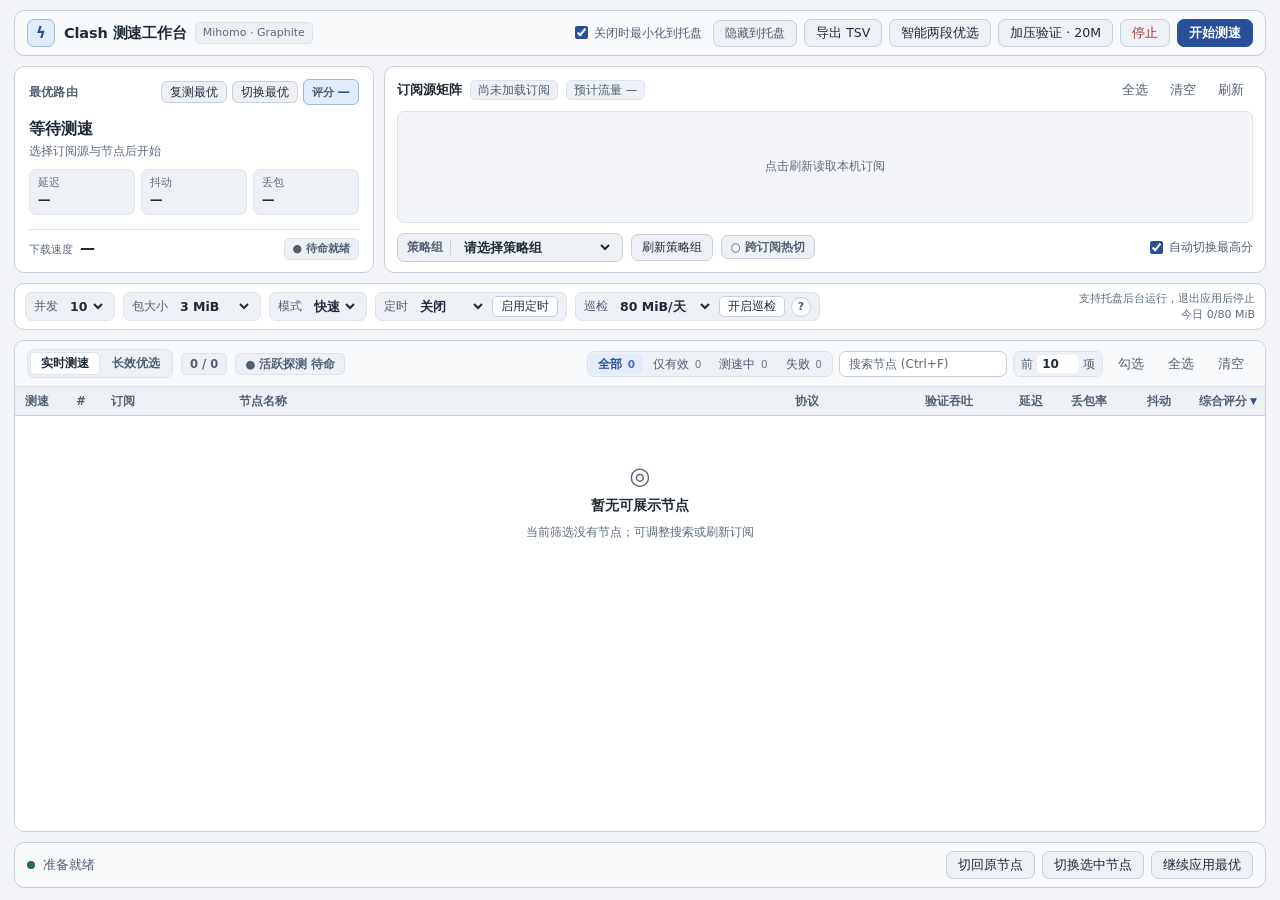
<file: Windows/ui/index.html>
<!doctype html>
<html lang="zh-CN">
<head>
  <meta charset="utf-8">
  <meta http-equiv="Content-Security-Policy" content="default-src 'none'; script-src 'self'; style-src 'self'; img-src 'self' data:; connect-src 'none'; base-uri 'none'; form-action 'none'">
  <meta name="viewport" content="width=device-width, initial-scale=1">
  <title>Clash 测速工作台</title>
  <link rel="stylesheet" href="styles.css">
  <script src="row_model.js" defer></script>
  <script src="app.js" defer></script>
</head>
<body>
  <main class="app">
    <header class="command">
      <div class="brand"><span class="brand-icon" aria-hidden="true">ϟ</span><div class="brand-title-row"><strong>Clash 测速工作台</strong><span class="brand-pill">Mihomo · Graphite</span></div></div>
      <div class="actions"><label class="switch tray-switch" title="开启后点击右上角 × 会最小化到系统托盘，后台继续运行"><input type="checkbox" id="minimize-to-tray" checked><span>关闭时最小化到托盘</span></label><button id="hide-tray" class="tray-btn">隐藏到托盘</button><button id="export">导出 TSV</button><button id="funnel">智能两段优选</button><button id="stress">加压验证 · 20M</button><button id="stop" class="danger">停止</button><button id="start" class="primary">开始测速</button></div>
    </header>
    <div id="tun-notice" class="tun-notice" role="status" aria-live="polite" hidden>检测到 Clash Verge 已开启 TUN 模式，可能影响测速准确率；建议先手动关闭 TUN，测速结束后再恢复（不阻断本次测速）。</div>
    <section class="overview">
      <article class="champion" id="champion-card">
        <div class="champion-top">
          <div class="eyebrow" id="best-eyebrow">最优路由</div>
          <div class="champion-actions"><button id="retest-best">复测最优</button><button id="switch-best">切换最优</button><span class="score-pill"><small>评分</small><b id="best-score">—</b></span></div>
        </div>
        <div class="champion-body">
          <strong id="best-name">等待测速</strong>
          <div id="best-profile" class="champion-sub">选择订阅源与节点后开始</div>
          <div id="best-telemetry" class="champion-telemetry" aria-label="关键遥测指标">
            <div class="tele-item"><small id="best-t1-label">延迟</small><b id="best-t1-val">—</b></div>
            <div class="tele-item"><small id="best-t2-label">抖动</small><b id="best-t2-val">—</b></div>
            <div class="tele-item"><small id="best-t3-label">丢包</small><b id="best-t3-val">—</b></div>
          </div>
        </div>
        <div class="champion-bottom">
          <div class="speed-readout"><small>下载速度</small><b id="best-speed">—</b></div>
          <svg id="best-sparkline" class="champion-sparkline" viewBox="0 0 120 28" preserveAspectRatio="none" role="img" aria-label="下载吞吐曲线" hidden>
            <title id="best-sparkline-title">下载吞吐曲线</title>
            <defs>
              <linearGradient id="spark-grad" x1="0" y1="0" x2="0" y2="1">
                <stop offset="0%" stop-color="currentColor" stop-opacity="0.22"></stop>
                <stop offset="100%" stop-color="currentColor" stop-opacity="0"></stop>
              </linearGradient>
            </defs>
            <path id="best-sparkline-area" class="spark-area" d=""></path>
            <path id="best-sparkline-path" class="spark-line" d=""></path>
            <circle id="best-sparkline-dot" class="spark-dot" cx="0" cy="0" r="2.2" hidden></circle>
          </svg>
          <span id="best-ready" class="ready-pill tone-idle">● 待命就绪</span>
        </div>
      </article>
      <article class="card sources">
        <div class="section-head">
          <div class="source-title-row"><h2>订阅源矩阵</h2><span id="source-summary" class="meta-pill">尚未加载订阅</span><span id="traffic" class="meta-pill">预计流量 —</span></div>
          <div class="source-actions"><button id="all-profiles" class="quiet">全选</button><button id="clear-profiles" class="quiet">清空</button><button id="refresh" class="quiet">刷新</button></div>
        </div>
        <div id="profiles" class="profile-list"><span class="empty">点击刷新读取本机订阅</span></div>
        <div class="strategy-row">
          <div class="group-pill"><span class="pill-label">策略组</span><select id="group" aria-label="当前订阅策略组"><option value="">请选择策略组</option></select></div>
          <button id="refresh-groups">刷新策略组</button>
          <button type="button" id="bridge-pill" class="bridge-pill" title="点击配置或探测跨订阅无感热切桥">○ 跨订阅热切</button>
          <label class="switch"><input type="checkbox" id="auto" checked><span>自动切换最高分</span></label>
        </div>
      </article>
    </section>
    <section class="settings card" aria-label="测速参数">
      <label class="param-pill"><span>并发</span><select id="parallel" aria-label="并发数"><option>1</option><option>2</option><option>3</option><option>4</option><option>5</option><option>6</option><option>7</option><option>8</option><option>9</option><option selected>10</option></select></label>
      <label class="param-pill"><span>包大小</span><select id="size" aria-label="每节点下载量"><option value="262144">256 KiB</option><option value="524288">512 KiB</option><option value="1048576">1 MiB</option><option value="2097152">2 MiB</option><option value="3145728" selected>3 MiB</option><option value="5242880">5 MiB</option><option value="20971520">20 MiB</option><option value="52428800">50 MiB</option></select></label>
      <label class="param-pill"><span>模式</span><select id="mode" aria-label="测速模式"><option value="fast">快速</option><option value="accurate">精确</option></select></label>
      <div class="param-pill param-schedule"><span>定时</span><select id="interval" aria-label="定时间隔"><option value="0">关闭</option><option value="15">15 分钟</option><option value="30">30 分钟</option><option value="60">1 小时</option><option value="120">2 小时</option><option value="360">6 小时</option><option value="720">12 小时</option><option value="1440">24 小时</option></select><button id="arm" class="pill">启用定时</button></div>
      <div class="param-pill param-patrol"><span>巡检</span><select id="patrol-quota" aria-label="巡检日配额"><option value="52428800">50 MiB/天</option><option value="83886080" selected>80 MiB/天</option><option value="157286400">150 MiB/天</option><option value="314572800">300 MiB/天</option></select><button id="patrol-toggle" class="pill">开启巡检</button><button type="button" id="patrol-info" class="patrol-info-btn" aria-label="智能巡检功能说明" aria-expanded="false" aria-controls="patrol-popover">?</button></div>
      <div class="setting-notes"><span class="setting-note" id="schedule-note">支持托盘后台运行，退出应用后停止</span><span class="patrol-note" id="patrol-note">今日 0/80 MiB</span></div>
    </section>
    <section class="table-card card">
      <div class="section-head table-head">
        <div class="table-title-row">
          <div class="view-tabs" role="tablist" aria-label="视图切换"><button id="view-live" role="tab" aria-selected="true" class="tab active">实时测速</button><button id="view-history" role="tab" aria-selected="false" class="tab">长效优选</button></div>
          <span id="count" class="count-pill">0 / 0</span>
          <button type="button" id="health-pill" class="health-pill" title="点击立即探测当前活跃节点延迟">● 活跃探测 待命</button>
        </div>
        <div id="live-tools" class="table-tools">
          <div class="filter-pills" role="group" aria-label="状态筛选">
            <button type="button" class="filter-pill active" data-status="all" aria-pressed="true">全部 <span class="fp-n" id="fc-all">0</span></button>
            <button type="button" class="filter-pill" data-status="valid" aria-pressed="false">仅有效 <span class="fp-n" id="fc-valid">0</span></button>
            <button type="button" class="filter-pill" data-status="testing" aria-pressed="false">测速中 <span class="fp-n" id="fc-testing">0</span></button>
            <button type="button" class="filter-pill" data-status="failed" aria-pressed="false">失败 <span class="fp-n" id="fc-failed">0</span></button>
          </div>
          <select id="status-filter" aria-label="按状态筛选" hidden><option value="all">全部状态</option><option value="valid">有效</option><option value="testing">等待或测速中</option><option value="failed">失败或不可评分</option></select>
          <input id="search" type="search" placeholder="搜索节点 (Ctrl+F)" aria-label="搜索订阅或节点">
          <div class="topn-pill"><label for="topn">前</label><input id="topn" type="number" min="1" max="2000" value="10" aria-label="Top N 节点数"><span>项</span></div>
          <button id="top" class="quiet">勾选</button>
          <button id="all-nodes" class="quiet">全选</button>
          <button id="clear-nodes" class="quiet">清空</button>
        </div>
        <div id="history-tools" class="table-tools" hidden>
          <div class="win-pills" role="group" aria-label="历史时间窗"><button class="win-pill" data-hwin="24h">24小时</button><button class="win-pill active" data-hwin="7d">7天</button><button class="win-pill" data-hwin="30d">30天</button><button class="win-pill" data-hwin="peak">晚高峰</button></div>
          <button id="history-selected-only" class="quiet toggle-pill" aria-pressed="false">仅已选订阅</button>
          <button id="history-select-all" class="quiet">全选</button>
          <button id="history-clear-sel" class="quiet">清空</button>
          <input id="history-search" type="search" placeholder="搜索历史 (Ctrl+F)" aria-label="搜索历史节点或订阅">
          <button id="clear-history" class="danger quiet">清空记录</button>
        </div>
      </div>
      <div id="table-scroll" class="table-scroll">
        <table>
          <thead id="live-thead"><tr><th scope="col">测速</th><th scope="col">#</th><th scope="col"><button class="sort" data-sort="profile">订阅</button></th><th scope="col"><button class="sort" data-sort="name">节点名称</button></th><th scope="col"><button class="sort" data-sort="node_type">协议</button></th><th scope="col" class="num"><button class="sort" data-sort="speed">验证吞吐</button></th><th scope="col" class="num"><button class="sort" data-sort="latency">延迟</button></th><th scope="col" class="num"><button class="sort" data-sort="loss">丢包率</button></th><th scope="col" class="num"><button class="sort" data-sort="jitter">抖动</button></th><th scope="col" class="num" aria-sort="descending"><button class="sort" data-sort="score">综合评分</button></th></tr></thead>
          <thead id="history-thead" hidden><tr><th scope="col"><button class="hsort" data-hsort="rank">#</button></th><th scope="col">状态</th><th scope="col"><button class="hsort" data-hsort="name">节点名称</button></th><th scope="col"><button class="hsort" data-hsort="profile">订阅</button></th><th scope="col"><button class="hsort" data-hsort="node_type">协议</button></th><th scope="col" class="num"><button class="hsort" data-hsort="weighted_median_speed_bps">稳健吞吐</button></th><th scope="col" class="num"><button class="hsort" data-hsort="weighted_median_latency_ms">典型延迟</button></th><th scope="col" class="num"><button class="hsort" data-hsort="availability_rate">可用率</button></th><th scope="col" class="num"><button class="hsort" data-hsort="total_count">样本</button></th><th scope="col" class="num" aria-sort="descending"><button class="hsort" data-hsort="long_term_score">长效稳健分</button></th></tr></thead>
          <tbody id="rows"></tbody>
        </table>
        <div id="empty" class="table-empty">
          <div class="empty-icon" id="empty-icon" aria-hidden="true">◎</div>
          <div class="empty-title" id="empty-title">暂无可展示节点</div>
          <div class="empty-desc" id="empty-desc">当前筛选没有节点；可调整搜索或刷新订阅</div>
          <div class="empty-actions" id="empty-actions"></div>
        </div>
      </div>
    </section>
    <footer id="dock" class="dock card"><div id="overall-progress" class="overall-progress" aria-hidden="true"><div id="overall-progress-fill" class="progress-fill"></div><div id="overall-progress-pulse" class="progress-pulse" hidden></div></div><div class="dock-status"><span id="dock-dot" class="dock-dot" aria-hidden="true"></span><span id="dock-progress-pill" class="dock-progress-pill" hidden>0/0 · 0%</span><span id="status" role="status" aria-live="polite">准备就绪</span></div><div class="dock-actions"><button id="undo">切回原节点</button><button id="manual">切换选中节点</button><button id="continue">继续应用最优</button></div></footer>
  </main>
  <div id="row-menu" class="context-menu" role="menu" aria-label="节点快捷操作" hidden>
    <button id="menu-switch" role="menuitem">立即切换至此节点</button>
    <button id="menu-retest" role="menuitem">单独 20MiB 加压复测此节点</button>
    <button id="menu-locate" role="menuitem" hidden>在实时队列中查看</button>
    <div id="menu-live-sep" class="menu-sep" role="separator"></div>
    <button id="menu-only-node" role="menuitem">仅勾选此节点</button>
    <button id="menu-filter-profile" role="menuitem">仅筛选「同订阅」</button>
    <div class="menu-sep" role="separator"></div>
    <button id="menu-copy" role="menuitem">复制节点名称</button>
    <button id="menu-copy-summary" role="menuitem">复制测速摘要</button>
  </div>
  <div id="patrol-popover" class="patrol-popover card" role="dialog" aria-modal="false" aria-labelledby="patrol-pop-title" hidden>
    <div class="patrol-pop-head">
      <strong id="patrol-pop-title">智能巡检功能说明</strong>
      <button type="button" id="patrol-pop-close" class="patrol-pop-close" aria-label="关闭说明">×</button>
    </div>
    <div id="patrol-pop-sub" class="patrol-pop-sub"></div>
    <ul id="patrol-pop-list" class="patrol-pop-list"></ul>
  </div>
  <div id="confirm-dialog" class="confirm-backdrop" role="dialog" aria-modal="true" aria-labelledby="confirm-title" aria-describedby="confirm-message" hidden>
    <div class="confirm-card card">
      <h3 id="confirm-title">确认操作</h3>
      <p id="confirm-message"></p>
      <div class="confirm-actions">
        <button id="confirm-cancel" type="button">取消</button>
        <button id="confirm-accept" type="button" class="primary">确认继续</button>
      </div>
    </div>
  </div>
</body>
</html>
</file>
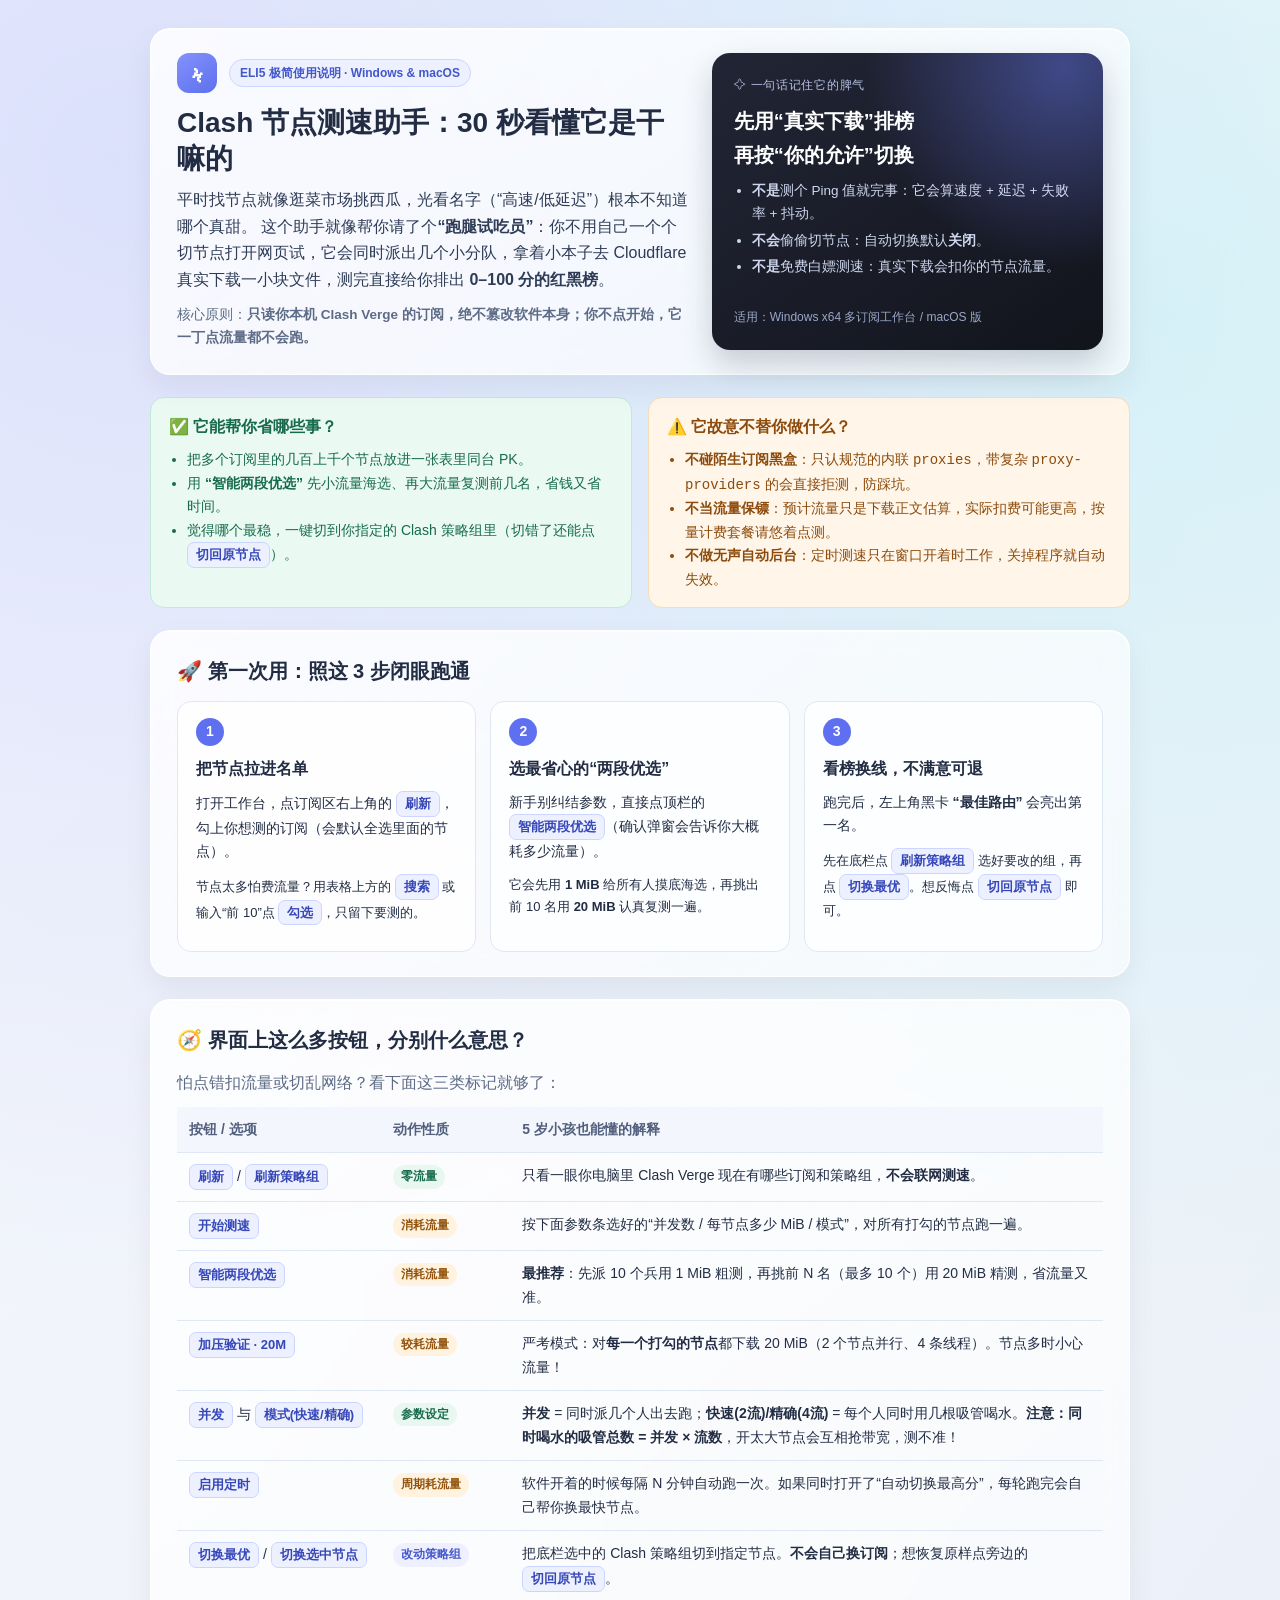
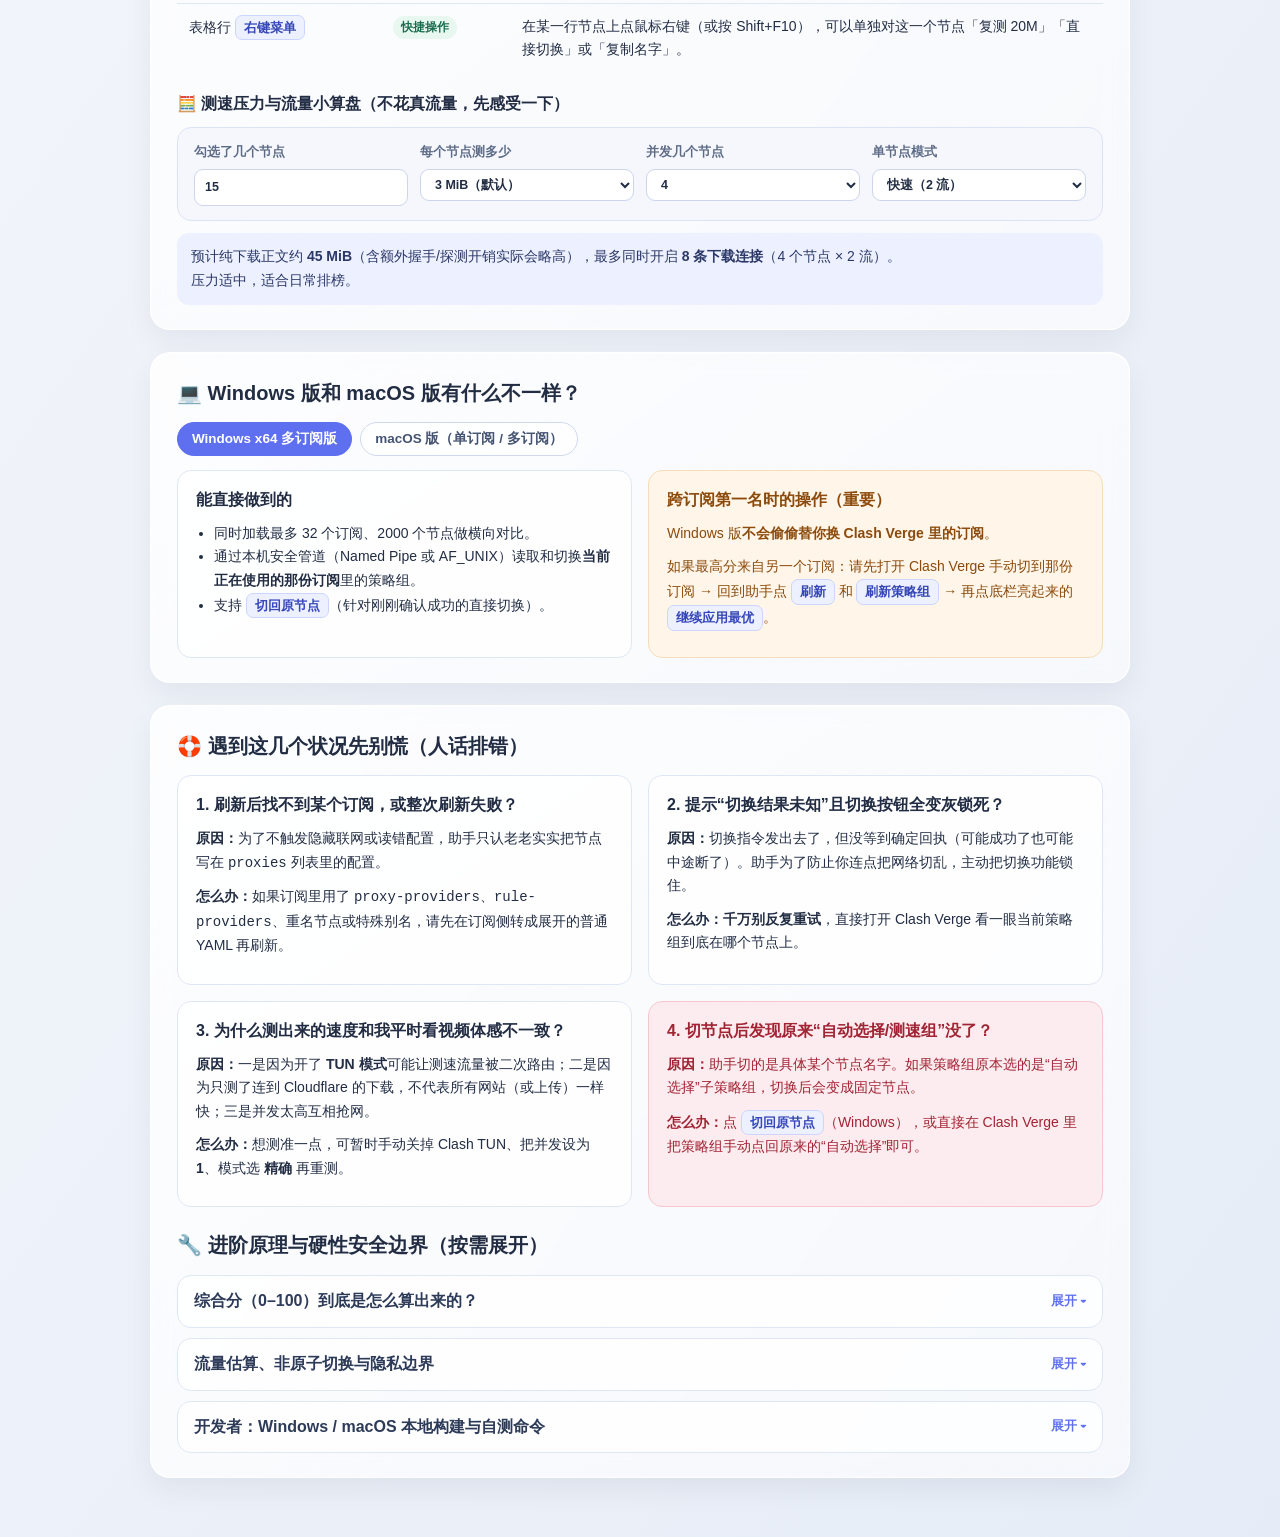
<file: docs/USER_GUIDE_ELI5.html>
<!doctype html>
<html lang="zh-CN">
<head>
  <meta charset="utf-8">
  <meta name="viewport" content="width=device-width, initial-scale=1">
  <title>Clash 节点测速助手 · 5 岁小孩也能看懂的使用说明</title>
  <style>
    :root {
      --bg: radial-gradient(circle at 9% 5%, #cbd2fd99, transparent 36%),
            radial-gradient(circle at 92% 10%, #b9f0f477, transparent 34%),
            linear-gradient(125deg, #f5f7fb, #eef2f9 55%, #e6ecf7);
      --ink: #222d44;
      --muted: #5d6b86;
      --card: linear-gradient(145deg, #ffffffd6, #ffffff94);
      --border: #ffffffeb;
      --line: #dfe6f4;
      --primary: #5e70f0;
      --primary-deep: #4657d6;
      --good-bg: #eafaf3;
      --good-ink: #176b4c;
      --warn-bg: #fff5e8;
      --warn-ink: #8c4b0c;
      --danger-bg: #fdecef;
      --danger-ink: #a12334;
      --shadow: 0 12px 30px #0f172a0f, inset 0 1px #ffffffc9;
    }
    * { box-sizing: border-box; }
    body {
      margin: 0;
      font-family: "Segoe UI", "PingFang SC", "Microsoft YaHei UI", sans-serif;
      color: var(--ink);
      background: var(--bg);
      line-height: 1.68;
      padding: 28px 18px 64px;
    }
    .wrap { max-width: 980px; margin: 0 auto; display: flex; flex-direction: column; gap: 22px; }
    .card {
      background: var(--card);
      border: 1px solid var(--border);
      border-radius: 20px;
      box-shadow: var(--shadow);
      padding: 24px 26px;
      backdrop-filter: blur(12px);
    }
    .hero {
      display: grid;
      grid-template-columns: 1.25fr 0.95fr;
      gap: 20px;
      align-items: stretch;
    }
    .brand { display: flex; align-items: center; gap: 12px; margin-bottom: 12px; }
    .brand-icon {
      width: 40px; height: 40px; border-radius: 12px;
      display: grid; place-items: center;
      background: linear-gradient(145deg, #8492fd, #5d70ed);
      color: #fff; font-size: 24px; font-weight: 700;
    }
    .tag {
      display: inline-block; font-size: 12px; font-weight: 600;
      padding: 3px 10px; border-radius: 999px;
      background: #edf0ff; color: #4357ca; border: 1px solid #cdd6ff;
    }
    h1 { margin: 6px 0 10px; font-size: 28px; line-height: 1.28; }
    h2 { margin: 0 0 12px; font-size: 20px; display: flex; align-items: center; gap: 8px; }
    h3 { margin: 0 0 8px; font-size: 16px; }
    p { margin: 0 0 10px; color: var(--muted); }
    .lead { font-size: 16px; color: #2f3c57; }
    .champion {
      border-radius: 18px;
      padding: 22px;
      color: #fff;
      background: radial-gradient(circle at 90% 5%, #6170da88, transparent 44%),
                  linear-gradient(145deg, #222535, #12141c);
      box-shadow: 0 14px 30px #161b3233;
      display: flex; flex-direction: column; justify-content: space-between;
    }
    .champion .eyebrow { font-size: 12px; color: #b6c0e3; letter-spacing: .06em; }
    .champion .big { font-size: 20px; font-weight: 700; margin: 10px 0 6px; }
    .champion ul { margin: 8px 0 0; padding-left: 18px; color: #cfd7ee; font-size: 13.5px; }
    .champion li { margin: 4px 0; }
    .grid-2 { display: grid; grid-template-columns: repeat(2, minmax(0, 1fr)); gap: 16px; }
    .grid-3 { display: grid; grid-template-columns: repeat(3, minmax(0, 1fr)); gap: 14px; }
    .box {
      border-radius: 14px; padding: 16px 18px;
      border: 1px solid var(--line); background: #ffffffb8;
    }
    .box.good { background: var(--good-bg); border-color: #bfead8; color: var(--good-ink); }
    .box.warn { background: var(--warn-bg); border-color: #f6dcb8; color: var(--warn-ink); }
    .box.danger { background: var(--danger-bg); border-color: #f4c6ce; color: var(--danger-ink); }
    .box p, .box li { color: inherit; font-size: 14px; }
    .box ul { margin: 6px 0 0; padding-left: 18px; }
    .step-num {
      display: inline-grid; place-items: center;
      width: 28px; height: 28px; border-radius: 50%;
      background: var(--primary); color: #fff; font-weight: 700; font-size: 14px;
      margin-bottom: 10px;
    }
    .kbd {
      display: inline-block; padding: 1px 8px; border-radius: 7px;
      background: #edf0ff; border: 1px solid #cbd5ff; color: #3647b8;
      font-weight: 600; font-size: 13px; white-space: nowrap;
    }
    table { width: 100%; border-collapse: collapse; font-size: 14px; }
    th, td { text-align: left; padding: 11px 12px; border-bottom: 1px solid var(--line); vertical-align: top; }
    th { color: #52607d; font-weight: 700; background: #f3f6fc; }
    tr:last-child td { border-bottom: none; }
    .badge {
      display: inline-block; font-size: 11.5px; padding: 2px 8px; border-radius: 999px; font-weight: 600;
    }
    .b-free { background: #e8f7ef; color: #196b4d; }
    .b-cost { background: #fff3df; color: #92520b; }
    .b-switch { background: #eef0ff; color: #4357ca; }
    .tabs { display: flex; gap: 8px; margin-bottom: 14px; flex-wrap: wrap; }
    .tab-btn {
      border: 1px solid #cfd8ed; background: #ffffffba; color: #455472;
      padding: 7px 14px; border-radius: 999px; font-weight: 600; cursor: pointer; font-size: 13.5px;
    }
    .tab-btn.active { background: var(--primary); color: #fff; border-color: var(--primary); }
    .tab-panel[hidden] { display: none; }
    .sim {
      display: grid; grid-template-columns: repeat(4, minmax(0, 1fr)); gap: 12px;
      background: #f5f7fd; border: 1px solid #dce3f5; border-radius: 14px; padding: 14px 16px; margin-top: 10px;
    }
    .sim label { display: flex; flex-direction: column; gap: 6px; font-size: 12.5px; color: var(--muted); font-weight: 600; }
    .sim select, .sim input {
      padding: 7px 10px; border-radius: 9px; border: 1px solid #ccd5eb; background: #fff; font: inherit; color: var(--ink);
    }
    .sim-out {
      margin-top: 12px; padding: 12px 14px; border-radius: 12px;
      background: #edf1ff; color: #2b3868; font-size: 14px;
    }
    details {
      border: 1px solid var(--line); border-radius: 14px; background: #ffffffc7;
      padding: 12px 16px; margin-top: 10px;
    }
    summary { cursor: pointer; font-weight: 700; color: #2d3b59; list-style: none; display: flex; justify-content: space-between; align-items: center; }
    summary::after { content: "展开 ▾"; font-size: 12.5px; color: var(--primary); }
    details[open] summary::after { content: "收起 ▴"; }
    details .inner { margin-top: 10px; padding-top: 10px; border-top: 1px dashed var(--line); font-size: 13.5px; color: var(--muted); }
    pre {
      margin: 8px 0 0; padding: 12px 14px; border-radius: 10px;
      background: #1a2030; color: #e6ecff; overflow-x: auto; font-size: 12.5px; line-height: 1.5;
    }
    @media (max-width: 820px) {
      .hero, .grid-2, .grid-3, .sim { grid-template-columns: 1fr; }
    }
  </style>
</head>
<body>
  <main class="wrap">
    <section class="card hero">
      <div>
        <div class="brand">
          <span class="brand-icon" aria-hidden="true">ϟ</span>
          <div><span class="tag">ELI5 极简使用说明 · Windows &amp; macOS</span></div>
        </div>
        <h1>Clash 节点测速助手：30 秒看懂它是干嘛的</h1>
        <p class="lead">
          平时找节点就像逛菜市场挑西瓜，光看名字（“高速/低延迟”）根本不知道哪个真甜。
          这个助手就像帮你请了个<strong>“跑腿试吃员”</strong>：你不用自己一个个切节点打开网页试，它会同时派出几个小分队，拿着小本子去 Cloudflare 真实下载一小块文件，测完直接给你排出 <strong>0–100 分的红黑榜</strong>。
        </p>
        <p style="font-size:13.5px;margin-bottom:0">
          核心原则：<strong>只读你本机 Clash Verge 的订阅，绝不篡改软件本身；你不点开始，它一丁点流量都不会跑。</strong>
        </p>
      </div>
      <aside class="champion">
        <div>
          <div class="eyebrow">✧ 一句话记住它的脾气</div>
          <div class="big">先用“真实下载”排榜<br>再按“你的允许”切换</div>
          <ul>
            <li><strong>不是</strong>测个 Ping 值就完事：它会算速度 + 延迟 + 失败率 + 抖动。</li>
            <li><strong>不会</strong>偷偷切节点：自动切换默认<strong>关闭</strong>。</li>
            <li><strong>不是</strong>免费白嫖测速：真实下载会扣你的节点流量。</li>
          </ul>
        </div>
        <div style="font-size:12px;color:#9aa7c9;margin-top:14px">适用：Windows x64 多订阅工作台 / macOS 版</div>
      </aside>
    </section>

    <section class="grid-2">
      <div class="box good">
        <h3>✅ 它能帮你省哪些事？</h3>
        <ul>
          <li>把多个订阅里的几百上千个节点放进一张表里同台 PK。</li>
          <li>用 <strong>“智能两段优选”</strong> 先小流量海选、再大流量复测前几名，省钱又省时间。</li>
          <li>觉得哪个最稳，一键切到你指定的 Clash 策略组里（切错了还能点 <span class="kbd">切回原节点</span>）。</li>
        </ul>
      </div>
      <div class="box warn">
        <h3>⚠️ 它故意不替你做什么？</h3>
        <ul>
          <li><strong>不碰陌生订阅黑盒</strong>：只认规范的内联 <code>proxies</code>，带复杂 <code>proxy-providers</code> 的会直接拒测，防踩坑。</li>
          <li><strong>不当流量保镖</strong>：预计流量只是下载正文估算，实际扣费可能更高，按量计费套餐请悠着点测。</li>
          <li><strong>不做无声自动后台</strong>：定时测速只在窗口开着时工作，关掉程序就自动失效。</li>
        </ul>
      </div>
    </section>

    <section class="card">
      <h2>🚀 第一次用：照这 3 步闭眼跑通</h2>
      <div class="grid-3">
        <div class="box">
          <div class="step-num">1</div>
          <h3>把节点拉进名单</h3>
          <p>打开工作台，点订阅区右上角的 <span class="kbd">刷新</span>，勾上你想测的订阅（会默认全选里面的节点）。</p>
          <p style="font-size:13px">节点太多怕费流量？用表格上方的 <span class="kbd">搜索</span> 或输入“前 10”点 <span class="kbd">勾选</span>，只留下要测的。</p>
        </div>
        <div class="box">
          <div class="step-num">2</div>
          <h3>选最省心的“两段优选”</h3>
          <p>新手别纠结参数，直接点顶栏的 <span class="kbd">智能两段优选</span>（确认弹窗会告诉你大概耗多少流量）。</p>
          <p style="font-size:13px">它会先用 <strong>1 MiB</strong> 给所有人摸底海选，再挑出前 10 名用 <strong>20 MiB</strong> 认真复测一遍。</p>
        </div>
        <div class="box">
          <div class="step-num">3</div>
          <h3>看榜换线，不满意可退</h3>
          <p>跑完后，左上角黑卡 <strong>“最佳路由”</strong> 会亮出第一名。</p>
          <p style="font-size:13px">先在底栏点 <span class="kbd">刷新策略组</span> 选好要改的组，再点 <span class="kbd">切换最优</span>。想反悔点 <span class="kbd">切回原节点</span> 即可。</p>
        </div>
      </div>
    </section>

    <section class="card">
      <h2>🧭 界面上这么多按钮，分别什么意思？</h2>
      <p>怕点错扣流量或切乱网络？看下面这三类标记就够了：</p>
      <table>
        <thead>
          <tr>
            <th style="width:22%">按钮 / 选项</th>
            <th style="width:14%">动作性质</th>
            <th>5 岁小孩也能懂的解释</th>
          </tr>
        </thead>
        <tbody>
          <tr>
            <td><span class="kbd">刷新</span> / <span class="kbd">刷新策略组</span></td>
            <td><span class="badge b-free">零流量</span></td>
            <td>只看一眼你电脑里 Clash Verge 现在有哪些订阅和策略组，<strong>不会联网测速</strong>。</td>
          </tr>
          <tr>
            <td><span class="kbd">开始测速</span></td>
            <td><span class="badge b-cost">消耗流量</span></td>
            <td>按下面参数条选好的“并发数 / 每节点多少 MiB / 模式”，对所有打勾的节点跑一遍。</td>
          </tr>
          <tr>
            <td><span class="kbd">智能两段优选</span></td>
            <td><span class="badge b-cost">消耗流量</span></td>
            <td><strong>最推荐</strong>：先派 10 个兵用 1 MiB 粗测，再挑前 N 名（最多 10 个）用 20 MiB 精测，省流量又准。</td>
          </tr>
          <tr>
            <td><span class="kbd">加压验证 · 20M</span></td>
            <td><span class="badge b-cost">较耗流量</span></td>
            <td>严考模式：对<strong>每一个打勾的节点</strong>都下载 20 MiB（2 个节点并行、4 条线程）。节点多时小心流量！</td>
          </tr>
          <tr>
            <td><span class="kbd">并发</span> 与 <span class="kbd">模式(快速/精确)</span></td>
            <td><span class="badge b-free">参数设定</span></td>
            <td><strong>并发</strong> = 同时派几个人出去跑；<strong>快速(2流)/精确(4流)</strong> = 每个人同时用几根吸管喝水。<strong>注意：同时喝水的吸管总数 = 并发 × 流数</strong>，开太大节点会互相抢带宽，测不准！</td>
          </tr>
          <tr>
            <td><span class="kbd">启用定时</span></td>
            <td><span class="badge b-cost">周期耗流量</span></td>
            <td>软件开着的时候每隔 N 分钟自动跑一次。如果同时打开了“自动切换最高分”，每轮跑完会自己帮你换最快节点。</td>
          </tr>
          <tr>
            <td><span class="kbd">切换最优</span> / <span class="kbd">切换选中节点</span></td>
            <td><span class="badge b-switch">改动策略组</span></td>
            <td>把底栏选中的 Clash 策略组切到指定节点。<strong>不会自己换订阅</strong>；想恢复原样点旁边的 <span class="kbd">切回原节点</span>。</td>
          </tr>
          <tr>
            <td>表格行 <span class="kbd">右键菜单</span></td>
            <td><span class="badge b-free">快捷操作</span></td>
            <td>在某一行节点上点鼠标右键（或按 Shift+F10），可以单独对这一个节点「复测 20M」「直接切换」或「复制名字」。</td>
          </tr>
        </tbody>
      </table>

      <div style="margin-top:18px">
        <h3>🧮 测速压力与流量小算盘（不花真流量，先感受一下）</h3>
        <div class="sim">
          <label>勾选了几个节点
            <input id="sim-nodes" type="number" min="1" max="500" value="15">
          </label>
          <label>每个节点测多少
            <select id="sim-size">
              <option value="1">1 MiB</option>
              <option value="3" selected>3 MiB（默认）</option>
              <option value="5">5 MiB</option>
              <option value="20">20 MiB（复测）</option>
            </select>
          </label>
          <label>并发几个节点
            <select id="sim-par">
              <option value="1">1（最准不抢网）</option>
              <option value="2">2</option>
              <option value="4" selected>4</option>
              <option value="10">10（最快）</option>
            </select>
          </label>
          <label>单节点模式
            <select id="sim-streams">
              <option value="2" selected>快速（2 流）</option>
              <option value="4">精确（4 流）</option>
            </select>
          </label>
        </div>
        <div class="sim-out" id="sim-result"></div>
      </div>
    </section>

    <section class="card">
      <h2>💻 Windows 版和 macOS 版有什么不一样？</h2>
      <div class="tabs" role="tablist">
        <button class="tab-btn active" data-tab="win" role="tab" aria-selected="true">Windows x64 多订阅版</button>
        <button class="tab-btn" data-tab="mac" role="tab" aria-selected="false">macOS 版（单订阅 / 多订阅）</button>
      </div>
      <div id="tab-win" class="tab-panel">
        <div class="grid-2">
          <div class="box">
            <h3>能直接做到的</h3>
            <ul>
              <li>同时加载最多 32 个订阅、2000 个节点做横向对比。</li>
              <li>通过本机安全管道（Named Pipe 或 AF_UNIX）读取和切换<strong>当前正在使用的那份订阅</strong>里的策略组。</li>
              <li>支持 <span class="kbd">切回原节点</span>（针对刚刚确认成功的直接切换）。</li>
            </ul>
          </div>
          <div class="box warn">
            <h3>跨订阅第一名时的操作（重要）</h3>
            <p>Windows 版<strong>不会偷偷替你换 Clash Verge 里的订阅</strong>。</p>
            <p>如果最高分来自另一个订阅：请先打开 Clash Verge 手动切到那份订阅 → 回到助手点 <span class="kbd">刷新</span> 和 <span class="kbd">刷新策略组</span> → 再点底栏亮起来的 <span class="kbd">继续应用最优</span>。</p>
          </div>
        </div>
      </div>
      <div id="tab-mac" class="tab-panel" hidden>
        <div class="grid-2">
          <div class="box">
            <h3>macOS 专属能力</h3>
            <ul>
              <li><strong>运行时桥接</strong>：授予辅助功能权限后，可直接调起官方 Clash Verge 的内部接口，最高分在其他订阅时能尝试自动帮你跨订阅切换并应用。</li>
              <li>仅修改运行时内存，不改动官方 <code>Clash Verge.app</code> 文件或签名。</li>
            </ul>
          </div>
          <div class="box warn">
            <h3>macOS 版注意事项</h3>
            <ul>
              <li>当前构建面向 Apple Silicon（arm64）macOS 12+，使用本地 ad-hoc 签名。</li>
              <li>自动切换通过本机唯一确定的 Unix socket 进行，不需要把外部控制器开到公网。</li>
            </ul>
          </div>
        </div>
      </div>
    </section>

    <section class="card">
      <h2>🛟 遇到这几个状况先别慌（人话排错）</h2>
      <div class="grid-2">
        <div class="box">
          <h3>1. 刷新后找不到某个订阅，或整次刷新失败？</h3>
          <p><strong>原因：</strong>为了不触发隐藏联网或读错配置，助手只认老老实实把节点写在 <code>proxies</code> 列表里的配置。</p>
          <p><strong>怎么办：</strong>如果订阅里用了 <code>proxy-providers</code>、<code>rule-providers</code>、重名节点或特殊别名，请先在订阅侧转成展开的普通 YAML 再刷新。</p>
        </div>
        <div class="box">
          <h3>2. 提示“切换结果未知”且切换按钮全变灰锁死？</h3>
          <p><strong>原因：</strong>切换指令发出去了，但没等到确定回执（可能成功了也可能中途断了）。助手为了防止你连点把网络切乱，主动把切换功能锁住。</p>
          <p><strong>怎么办：</strong><strong>千万别反复重试</strong>，直接打开 Clash Verge 看一眼当前策略组到底在哪个节点上。</p>
        </div>
        <div class="box">
          <h3>3. 为什么测出来的速度和我平时看视频体感不一致？</h3>
          <p><strong>原因：</strong>一是因为开了 <strong>TUN 模式</strong>可能让测速流量被二次路由；二是因为只测了连到 Cloudflare 的下载，不代表所有网站（或上传）一样快；三是并发太高互相抢网。</p>
          <p><strong>怎么办：</strong>想测准一点，可暂时手动关掉 Clash TUN、把并发设为 <strong>1</strong>、模式选 <strong>精确</strong> 再重测。</p>
        </div>
        <div class="box danger">
          <h3>4. 切节点后发现原来“自动选择/测速组”没了？</h3>
          <p><strong>原因：</strong>助手切的是具体某个节点名字。如果策略组原本选的是“自动选择”子策略组，切换后会变成固定节点。</p>
          <p><strong>怎么办：</strong>点 <span class="kbd">切回原节点</span>（Windows），或直接在 Clash Verge 里把策略组手动点回原来的“自动选择”即可。</p>
        </div>
      </div>

      <h2 style="margin-top:22px">🔧 进阶原理与硬性安全边界（按需展开）</h2>

      <details>
        <summary>综合分（0–100）到底是怎么算出来的？</summary>
        <div class="inner">
          <p>只有同时满足“完成 6 次 HTTP HEAD 请求且至少 3 次拿到 2xx 响应 + 下载正文完整达到目标字节数”，节点才算有效并参与算分。公式如下（<code>S</code>=MiB/s，<code>L</code>=延迟 ms，<code>F</code>=HEAD 失败率 %，<code>J</code>=抖动 ms）：</p>
          <pre>综合分 = 40 × min(1, ln(1 + S) / ln(26))   # 速度权重 40 分（25 MiB/s 拿满）
       + 30 × clamp(1 - L / 500, 0, 1)      # 延迟权重 30 分（500 ms 及以上归 0）
       + 20 × clamp(1 - F / 100, 0, 1)      # 稳定性权重 20 分（6 次 HEAD 成功率）
       + 10 × clamp(1 - J / 100, 0, 1)      # 抖动权重 10 分（100 ms 及以上归 0）</pre>
        </div>
      </details>

      <details>
        <summary>流量估算、非原子切换与隐私边界</summary>
        <div class="inner">
          <ul>
            <li><strong>流量不是硬上限：</strong>界面显示的预计 MiB 只算“节点数 × 单节点下载目标字节数”，不含 6 次 HEAD 探测、TLS 握手、重传或代理协议额外开销；若服务器/节点异常，实际流量可能明显更高。</li>
            <li><strong>非原子切换风险：</strong>写前/写后会核对配置快照、控制器身份和策略组当前选择，但本质上不是原子 CAS 操作，其他客户端同时改动仍可能覆盖结果；请以 Clash Verge 界面最终状态为准。</li>
            <li><strong>本地隐私：</strong>测速时节点名称会作为过滤参数传给本机 <code>clash-speedtest</code> 子进程命令行（本机有权限查看进程列表的程序可见）；分享截图或导出的 TSV 前注意脱敏。</li>
          </ul>
        </div>
      </details>

      <details>
        <summary>开发者：Windows / macOS 本地构建与自测命令</summary>
        <div class="inner">
          <p><strong>Windows x64 多订阅版构建与验证：</strong></p>
          <pre>powershell.exe -NoProfile -ExecutionPolicy Bypass -File .\Scripts\build-verified-worker.ps1
python -B .\Worker\self-test.py ".\build\verified-worker\clash-speedtest.exe"
powershell.exe -NoProfile -ExecutionPolicy Bypass -File .\Scripts\build-multi.ps1
powershell.exe -NoProfile -ExecutionPolicy Bypass -File .\Scripts\install-multi.ps1
.\build\windows-env\Scripts\python.exe -B -m unittest discover -s Tests -p 'test_*.py' -v</pre>
          <p style="margin-top:10px"><strong>macOS 多订阅版安装：</strong></p>
          <pre>/bin/bash Scripts/install-multi.sh</pre>
        </div>
      </details>
    </section>
  </main>

  <script>
    const nodes = document.getElementById("sim-nodes");
    const size = document.getElementById("sim-size");
    const par = document.getElementById("sim-par");
    const streams = document.getElementById("sim-streams");
    const out = document.getElementById("sim-result");

    function updateSim() {
      const n = Math.max(1, Math.min(500, Number(nodes.value) || 1));
      const mb = Number(size.value);
      const p = Number(par.value);
      const s = Number(streams.value);
      const total = n * mb;
      const pipes = p * s;
      let tip = "压力适中，适合日常排榜。";
      if (pipes >= 20) tip = "⚠️ 同时有 " + pipes + " 条下载流在抢你家宽带，排序容易失真，建议调低并发或改用「智能两段优选」。";
      else if (p === 1) tip = "✅ 单节点依次跑最不互相抢网，测出来的结果最接近真实上限，只是耗时久一点。";
      out.innerHTML =
        "预计纯下载正文约 <strong>" + total + " MiB</strong>（含额外握手/探测开销实际会略高），最多同时开启 <strong>" +
        pipes + " 条下载连接</strong>（" + p + " 个节点 × " + s + " 流）。<br>" + tip;
    }
    [nodes, size, par, streams].forEach(el => el.addEventListener("input", updateSim));
    updateSim();

    document.querySelectorAll(".tab-btn").forEach(btn => {
      btn.addEventListener("click", () => {
        document.querySelectorAll(".tab-btn").forEach(b => {
          b.classList.toggle("active", b === btn);
          b.setAttribute("aria-selected", String(b === btn));
        });
        document.getElementById("tab-win").hidden = btn.dataset.tab !== "win";
        document.getElementById("tab-mac").hidden = btn.dataset.tab !== "mac";
      });
    });
  </script>
</body>
</html>
</file>
<file: Windows/ui/styles.css>
/* Scheme A — Graphite Quiet Workbench (Windows x64 parity with macOS) */
:root{
  color-scheme:light dark;
  --bg:#F3F5F8;
  --bar:#F9FAFC;
  --surface:#FFFFFF;
  --control:#EDF1F6;
  --control-hover:#E3E9F1;
  --border:#C8D0DA;
  --border-subtle:#DDE3EB;
  --text:#202936;
  --text-sec:#505E70;
  --text-muted:#5E6B7C;
  --accent:#284F98;
  --accent-solid:#284F98;
  --accent-solid-hover:#1F407E;
  --accent-text:#FFFFFF;
  --selected-bg:#E2EBFA;
  --selected-border:#9EB8E4;
  --row-hover:#F4F7FB;
  --ok:#246A4D;
  --ok-bg:#E7F4EE;
  --ok-border:#AED6C4;
  --warn:#8A5311;
  --warn-bg:#FDF3E5;
  --warn-border:#E6C798;
  --danger:#A83732;
  --danger-bg:#FCEEEE;
  --danger-border:#E5B5B2;
  --track:#E5EAF1;
  --shadow-pop:0 8px 24px rgba(16,24,40,.14);
}
@media (prefers-color-scheme:dark){
  :root{
    --bg:#14171B;
    --bar:#1A1E23;
    --surface:#1C2026;
    --control:#232932;
    --control-hover:#2B333F;
    --border:#39414C;
    --border-subtle:#2A3039;
    --text:#EDF1F5;
    --text-sec:#A8B2C0;
    --text-muted:#9DA9B9;
    --accent:#A9C7FF;
    --accent-solid:#345CA6;
    --accent-solid-hover:#3F6BBD;
    --accent-text:#FFFFFF;
    --selected-bg:#28364B;
    --selected-border:#4B6691;
    --row-hover:#222831;
    --ok:#84D2B1;
    --ok-bg:#1A3229;
    --ok-border:#31624F;
    --warn:#F2C97D;
    --warn-bg:#332A1A;
    --warn-border:#66502C;
    --danger:#F2A19C;
    --danger-bg:#382022;
    --danger-border:#703A3E;
    --track:#2A313C;
    --shadow-pop:0 12px 28px rgba(0,0,0,.45);
  }
}
@media (prefers-contrast:more){
  :root{--border:#7B8796;--border-subtle:#9AA5B4}
  @media (prefers-color-scheme:dark){
    :root{--border:#687485;--border-subtle:#505A68}
  }
}

*{box-sizing:border-box}
[hidden]{display:none !important}
html,body{height:100%;margin:0}
body{
  font-family:"Segoe UI Variable Text","Segoe UI","Microsoft YaHei UI",system-ui,sans-serif;
  font-size:13px;
  line-height:1.4;
  color:var(--text);
  background:var(--bg);
  -webkit-font-smoothing:antialiased;
  user-select:none;
}
button,select,input{font:inherit;color:inherit}
button,select{cursor:pointer}
button:disabled,select:disabled,input:disabled{cursor:not-allowed;opacity:.48}
button:focus-visible,select:focus-visible,input:focus-visible{outline:2px solid var(--accent);outline-offset:2px}
input[type=checkbox]{accent-color:var(--accent-solid);cursor:pointer;margin:0}

/* App Shell */
.app{
  height:100vh;
  max-width:1680px;
  margin:0 auto;
  padding:10px 14px 12px;
  display:flex;
  flex-direction:column;
  gap:10px;
  overflow:hidden;
}
.card{
  background:var(--surface);
  border:1px solid var(--border);
  border-radius:10px;
}

/* Base Buttons */
button{
  background:var(--control);
  color:var(--text);
  border:1px solid var(--border);
  border-radius:7px;
  padding:5px 11px;
  font-size:12.5px;
  font-weight:500;
  line-height:1.25;
  white-space:nowrap;
  transition:background-color 110ms ease-out,border-color 110ms ease-out,color 110ms ease-out;
}
button:hover:not(:disabled){background:var(--control-hover);border-color:var(--text-muted)}
button:active:not(:disabled){filter:brightness(.97)}
button.quiet{background:transparent;border-color:transparent;color:var(--text-sec);padding:4px 8px}
button.quiet:hover:not(:disabled){background:var(--control);border-color:var(--border-subtle);color:var(--text)}
button.primary{
  background:var(--accent-solid);
  border-color:var(--accent-solid);
  color:var(--accent-text);
  font-weight:600;
}
button.primary:hover:not(:disabled){background:var(--accent-solid-hover);border-color:var(--accent-solid-hover)}
button.danger{color:var(--danger)}
button.danger:hover:not(:disabled){background:var(--danger-bg);border-color:var(--danger-border);color:var(--danger)}
button.btn-copied{color:var(--ok);background:var(--ok-bg);border-color:var(--ok-border)}

/* Top Command Bar */
.command{
  display:flex;
  align-items:center;
  justify-content:space-between;
  gap:12px;
  padding:8px 12px;
  background:var(--bar);
  border:1px solid var(--border);
  border-radius:10px;
  flex-shrink:0;
}
.brand{display:flex;align-items:center;gap:9px;min-width:0}
.brand-icon{
  width:28px;height:28px;border-radius:7px;
  display:grid;place-items:center;
  background:var(--selected-bg);
  border:1px solid var(--selected-border);
  color:var(--accent);
  font-size:15px;font-weight:700;
  flex-shrink:0;
}
.brand-title-row{display:flex;align-items:center;gap:8px;min-width:0}
.brand-title-row strong{font-size:14.5px;font-weight:650;letter-spacing:-.01em;white-space:nowrap}
.brand-pill{
  font-size:11px;font-weight:500;
  color:var(--text-muted);
  background:var(--control);
  border:1px solid var(--border-subtle);
  border-radius:5px;
  padding:2px 7px;
  white-space:nowrap;
}
.actions{display:flex;align-items:center;gap:7px;flex-wrap:wrap;justify-content:flex-end}
.switch{
  display:inline-flex;align-items:center;gap:6px;
  font-size:12px;color:var(--text-sec);
  white-space:nowrap;cursor:pointer;
}
.tray-switch{padding:0 4px}
.tray-btn{font-size:12px;color:var(--text-sec)}

/* TUN Notice Banner */
.tun-notice{
  padding:7px 12px;
  border-radius:8px;
  font-size:12px;
  color:var(--warn);
  background:var(--warn-bg);
  border:1px solid var(--warn-border);
  flex-shrink:0;
}

/* Overview: Left Champion Card + Right Source Matrix */
.overview{
  display:grid;
  grid-template-columns:360px minmax(0,1fr);
  gap:10px;
  flex-shrink:0;
}

/* Champion Card (Graphite Opaque Surface) */
.champion{
  background:var(--surface);
  border:1px solid var(--border);
  border-radius:10px;
  padding:12px 14px;
  display:flex;
  flex-direction:column;
  justify-content:space-between;
  gap:10px;
  min-width:0;
  transition:background-color 260ms ease-out,border-color 260ms ease-out;
}
.champion.changed{background:var(--selected-bg);border-color:var(--selected-border)}
.champion-top{display:flex;align-items:center;justify-content:space-between;gap:8px}
.eyebrow{
  font-size:11.5px;font-weight:650;letter-spacing:.02em;
  color:var(--text-sec);
  white-space:nowrap;
}
.champion-actions{display:flex;align-items:center;gap:5px}
.champion-actions button{padding:3px 8px;font-size:11.5px;border-radius:6px}
.score-pill{
  display:inline-flex;align-items:baseline;gap:4px;
  padding:3px 8px;border-radius:6px;
  background:var(--selected-bg);
  border:1px solid var(--selected-border);
  color:var(--accent);
  font-variant-numeric:tabular-nums;
}
.score-pill small{font-size:10.5px;font-weight:600;color:var(--text-sec)}
.score-pill b{font-size:12.5px;font-weight:700}

.champion-body{display:flex;flex-direction:column;gap:4px;min-width:0}
#best-name{
  font-size:16px;font-weight:700;line-height:1.25;
  color:var(--text);
  overflow:hidden;text-overflow:ellipsis;white-space:nowrap;
}
.champion-sub{
  font-size:11.5px;color:var(--text-muted);
  overflow:hidden;text-overflow:ellipsis;white-space:nowrap;
}
.champion-telemetry{
  display:grid;grid-template-columns:repeat(3,minmax(0,1fr));
  gap:6px;margin-top:6px;
}
.tele-item{
  background:var(--control);
  border:1px solid var(--border-subtle);
  border-radius:7px;
  padding:5px 8px;
  display:flex;flex-direction:column;gap:1px;
}
.tele-item small{font-size:10.5px;color:var(--text-muted)}
.tele-item b{font-size:12.5px;font-weight:650;font-variant-numeric:tabular-nums;color:var(--text)}
.tele-item b.tele-good{color:var(--ok)}
.tele-item b.tele-warn{color:var(--warn)}
.tele-item b.tele-bad{color:var(--danger)}
.tele-item b.tele-muted{color:var(--text-muted)}

.champion-bottom{
  display:flex;align-items:center;justify-content:space-between;gap:8px;
  padding-top:8px;border-top:1px solid var(--border-subtle);
}
.speed-readout{display:flex;align-items:baseline;gap:7px;min-width:0}
.speed-readout small{font-size:11px;color:var(--text-muted);white-space:nowrap}
.speed-readout b{
  font-size:15px;font-weight:700;font-variant-numeric:tabular-nums;
  color:var(--text);white-space:nowrap;
}
.champion-sparkline{width:96px;height:24px;color:var(--accent);flex-shrink:0}
.champion-sparkline .spark-area{fill:url(#spark-grad)}
.champion-sparkline .spark-line{fill:none;stroke:currentColor;stroke-width:1.6;stroke-linecap:round;stroke-linejoin:round}
.champion-sparkline .spark-dot{fill:currentColor}
.champion-sparkline.indicative{color:var(--text-muted);opacity:.75}
.ready-pill{
  font-size:11px;font-weight:600;
  padding:2px 8px;border-radius:5px;
  border:1px solid var(--border-subtle);
  background:var(--control);color:var(--text-sec);
  white-space:nowrap;flex-shrink:0;
}
.ready-pill.tone-ok{color:var(--ok);background:var(--ok-bg);border-color:var(--ok-border)}
.ready-pill.tone-active{color:var(--accent);background:var(--selected-bg);border-color:var(--selected-border)}
.ready-pill.tone-warn{color:var(--warn);background:var(--warn-bg);border-color:var(--warn-border)}
.ready-pill.tone-danger{color:var(--danger);background:var(--danger-bg);border-color:var(--danger-border)}

/* Sources Card (Mac-parity compact scrollable checklist) */
.sources{
  padding:10px 12px;
  display:flex;flex-direction:column;gap:8px;
  min-width:0;
}
.section-head{display:flex;align-items:center;justify-content:space-between;gap:8px;flex-wrap:wrap}
.source-title-row{display:flex;align-items:center;gap:8px;flex-wrap:wrap;min-width:0}
.source-title-row h2{margin:0;font-size:13px;font-weight:650;color:var(--text)}
.meta-pill{
  font-size:11.5px;color:var(--text-sec);
  background:var(--control);border:1px solid var(--border-subtle);
  border-radius:5px;padding:1px 7px;
  font-variant-numeric:tabular-nums;white-space:nowrap;
}
.source-actions{display:flex;align-items:center;gap:4px}

.profile-list{
  display:flex;flex-direction:column;gap:2px;
  height:112px;
  overflow-y:auto;
  padding:4px;
  background:var(--bg);
  border:1px solid var(--border-subtle);
  border-radius:7px;
}
.profile-list .empty{
  margin:auto;font-size:12px;color:var(--text-muted);
}
.profile-chip{
  display:flex;align-items:center;gap:8px;
  width:100%;text-align:left;
  padding:4px 9px;min-height:27px;
  border-radius:5px;
  border:1px solid transparent;
  background:transparent;
  color:var(--text);
  font-size:12.5px;font-weight:500;
  overflow:hidden;text-overflow:ellipsis;white-space:nowrap;
}
.profile-chip::before{
  content:"";
  width:14px;height:14px;flex-shrink:0;
  border-radius:3.5px;
  border:1.5px solid var(--border);
  background:var(--surface);
  display:inline-flex;align-items:center;justify-content:center;
  font-size:10px;font-weight:700;line-height:1;
}
.profile-chip.selected{
  background:var(--selected-bg);
  border-color:var(--selected-border);
  color:var(--text);
}
.profile-chip.selected::before{
  content:"✓";
  background:var(--accent-solid);
  border-color:var(--accent-solid);
  color:var(--accent-text);
}
.profile-chip:hover:not(:disabled):not(.selected){
  background:var(--surface);
  border-color:var(--border-subtle);
}
.profile-chip[data-meta]::after{
  content:attr(data-meta);
  margin-left:auto;padding-left:10px;
  font-size:11px;font-weight:500;
  color:var(--text-muted);
  font-variant-numeric:tabular-nums;
  flex-shrink:0;
}
.profile-chip.current[data-meta]::after{color:var(--accent);font-weight:600}
.profile-chip.incompatible{color:var(--text-muted);opacity:.65}

.strategy-row{
  display:flex;align-items:center;gap:8px;flex-wrap:wrap;
  padding-top:2px;
}
.group-pill{
  display:inline-flex;align-items:center;gap:7px;
  padding:3px 9px;border-radius:7px;
  border:1px solid var(--border);
  background:var(--control);
  min-width:0;
  transition:border-color 110ms ease-out,background-color 110ms ease-out;
}
.group-pill:hover{border-color:var(--text-muted)}
.group-pill:has(select.needs-attention){
  border-color:var(--danger);
  background:var(--danger-bg);
  box-shadow:0 0 0 2px color-mix(in srgb,var(--danger) 24%,transparent);
}
.pill-label{
  font-size:11.5px;font-weight:600;color:var(--text-sec);
  padding-right:7px;border-right:1px solid var(--border);
  white-space:nowrap;
}
.group-pill select{
  border:0;background:transparent;padding:2px 2px;
  font-size:12.5px;font-weight:600;color:var(--text);
  min-width:155px;max-width:230px;outline:none;
}
.group-pill select option{background:var(--surface);color:var(--text)}
.group-pill select.needs-attention{color:var(--danger)}
.strategy-row>button{padding:5px 10px;font-size:12px}
.strategy-row>button.bridge-pill{
  padding:4px 9px;font-size:11.5px;font-weight:600;
  color:var(--text-sec);
}
.strategy-row>button.bridge-pill.ready{color:var(--ok);background:var(--ok-bg);border-color:var(--ok-border)}
.strategy-row>button.bridge-pill.warn{color:var(--warn);background:var(--warn-bg);border-color:var(--warn-border)}
.strategy-row>.switch{margin-left:auto}

/* Settings Strip */
.settings{
  padding:7px 10px;
  display:flex;align-items:center;gap:8px;flex-wrap:wrap;
  flex-shrink:0;
}
.param-pill{
  display:inline-flex;align-items:center;gap:6px;
  padding:3px 8px;border-radius:7px;
  background:var(--control);border:1px solid var(--border-subtle);
  font-size:12px;color:var(--text-sec);
  white-space:nowrap;
}
.param-pill select{
  border:0;background:transparent;padding:2px 2px;
  font-size:12.5px;font-weight:600;color:var(--text);outline:none;
}
.param-pill select option{background:var(--surface);color:var(--text)}
.param-pill button.pill{
  padding:2px 8px;font-size:11.5px;border-radius:5px;
  background:var(--surface);border-color:var(--border);
}
.param-pill button.pill.armed{
  color:var(--accent);background:var(--selected-bg);border-color:var(--selected-border);font-weight:600;
}
.patrol-info-btn{
  width:20px;height:20px;padding:0;border-radius:50%;
  display:inline-grid;place-items:center;
  font-size:11px;font-weight:700;
  color:var(--text-sec);background:var(--surface);border:1px solid var(--border);
}
.setting-notes{
  margin-left:auto;display:flex;flex-direction:column;align-items:flex-end;gap:1px;
  font-size:11px;color:var(--text-muted);font-variant-numeric:tabular-nums;
}
.patrol-note.armed{color:var(--accent);font-weight:600}

/* Main Table Card */
.table-card{
  flex:1;min-height:0;
  display:flex;flex-direction:column;
  overflow:hidden;
}
.table-head{
  padding:8px 12px;
  border-bottom:1px solid var(--border-subtle);
  background:var(--bar);
  flex-shrink:0;
}
.table-title-row{display:flex;align-items:center;gap:8px;flex-wrap:wrap}
.view-tabs{
  display:inline-flex;padding:2px;gap:2px;
  background:var(--control);border:1px solid var(--border-subtle);
  border-radius:7px;
}
.view-tabs .tab{
  border:0;background:transparent;border-radius:5px;
  padding:3px 10px;font-size:12px;font-weight:600;color:var(--text-sec);
}
.view-tabs .tab.active{
  background:var(--surface);color:var(--text);
  border:1px solid var(--border-subtle);
}
.count-pill{
  font-size:11.5px;font-weight:600;font-variant-numeric:tabular-nums;
  color:var(--text-sec);background:var(--control);
  border:1px solid var(--border-subtle);border-radius:5px;padding:2px 8px;
}
.health-pill{
  font-size:11.5px;font-weight:600;padding:3px 9px;border-radius:6px;
  color:var(--text-sec);background:var(--control);border:1px solid var(--border-subtle);
}
.health-pill.ok{color:var(--ok);background:var(--ok-bg);border-color:var(--ok-border)}
.health-pill.warn{color:var(--warn);background:var(--warn-bg);border-color:var(--warn-border)}
.health-pill.danger{color:var(--danger);background:var(--danger-bg);border-color:var(--danger-border)}
.health-pill.probing{color:var(--accent);background:var(--selected-bg);border-color:var(--selected-border)}

.table-tools{display:flex;align-items:center;gap:6px;flex-wrap:wrap}
.filter-pills,.win-pills{
  display:inline-flex;padding:2px;gap:2px;
  background:var(--control);border:1px solid var(--border-subtle);border-radius:7px;
}
.filter-pill,.win-pill{
  border:0;background:transparent;border-radius:5px;
  padding:3px 8px;font-size:11.5px;font-weight:500;color:var(--text-sec);
}
.filter-pill.active,.win-pill.active{
  background:var(--selected-bg);color:var(--accent);font-weight:650;
}
.fp-n{font-size:10.5px;opacity:.8;font-variant-numeric:tabular-nums;margin-left:2px}

.table-tools input[type=search]{
  width:168px;min-width:120px;
  padding:4px 9px;border-radius:7px;
  border:1px solid var(--border);background:var(--surface);
  font-size:12px;color:var(--text);
}
.table-tools input[type=search]::placeholder{color:var(--text-muted)}
.topn-pill{
  display:inline-flex;align-items:center;gap:4px;
  padding:3px 7px;border-radius:7px;
  background:var(--control);border:1px solid var(--border-subtle);
  font-size:11.5px;color:var(--text-sec);
}
.topn-pill input{
  width:42px;border:0;background:var(--surface);border-radius:4px;
  padding:1px 4px;text-align:center;font-size:12px;font-weight:600;
  color:var(--text);font-variant-numeric:tabular-nums;
}
.toggle-pill.selected{
  background:var(--selected-bg);color:var(--accent);border-color:var(--selected-border);font-weight:600;
}

/* 10-Column Data Table (Mac Parity) */
.table-scroll{flex:1;min-height:0;overflow:auto;position:relative;background:var(--surface);contain:layout style}
.table-scroll.view-entering{animation:viewFade 150ms ease-out}
@keyframes viewFade{from{opacity:.55}to{opacity:1}}

table{width:100%;border-collapse:collapse;table-layout:fixed}
thead th{
  position:sticky;top:0;z-index:2;
  background:var(--control);
  border-bottom:1px solid var(--border);
  padding:6px 8px;
  text-align:left;
  font-size:11.5px;font-weight:650;color:var(--text-sec);
  white-space:nowrap;
}
thead th.num{text-align:right}
thead th .sort,thead th .hsort{
  border:0;background:transparent;padding:0;
  font-size:inherit;font-weight:inherit;color:inherit;
  display:inline-flex;align-items:center;gap:3px;
}
thead th .sort:hover,thead th .hsort:hover{background:transparent;border:0;color:var(--text)}
thead th[aria-sort="ascending"] .sort::after,thead th[aria-sort="ascending"] .hsort::after{content:"▲";font-size:9px;color:var(--accent)}
thead th[aria-sort="descending"] .sort::after,thead th[aria-sort="descending"] .hsort::after{content:"▼";font-size:9px;color:var(--accent)}

/* Live 10 columns widths */
#live-thead th:nth-child(1){width:44px;text-align:center}
#live-thead th:nth-child(2){width:44px;text-align:center}
#live-thead th:nth-child(3){width:128px}
#live-thead th:nth-child(4){width:auto}
#live-thead th:nth-child(5){width:84px;text-align:center}
#live-thead th:nth-child(6){width:132px}
#live-thead th:nth-child(7){width:70px}
#live-thead th:nth-child(8){width:64px}
#live-thead th:nth-child(9){width:64px}
#live-thead th:nth-child(10){width:86px}

/* History 10 columns widths */
#history-thead th:nth-child(1){width:64px}
#history-thead th:nth-child(2){width:58px;text-align:center}
#history-thead th:nth-child(3){width:auto}
#history-thead th:nth-child(4){width:120px}
#history-thead th:nth-child(5){width:84px;text-align:center}
#history-thead th:nth-child(6){width:126px}
#history-thead th:nth-child(7){width:76px}
#history-thead th:nth-child(8){width:66px}
#history-thead th:nth-child(9){width:64px}
#history-thead th:nth-child(10){width:92px}

tbody tr{
  border-bottom:1px solid var(--border-subtle);
}
tbody tr:hover{background:var(--row-hover)}
tbody tr.active,tbody tr.hist-checked{background:var(--selected-bg)}
tbody tr.is-current-node td:first-child{box-shadow:inset 3px 0 0 var(--accent)}
tbody tr.is-testing-active{background:color-mix(in srgb,var(--selected-bg) 60%,var(--surface))}
tbody tr.is-located{outline:2px solid var(--accent);outline-offset:-2px}
tbody tr.is-recently-scored{background:color-mix(in srgb,var(--ok-bg) 55%,var(--surface))}
tbody tr.is-cascade{background:color-mix(in srgb,var(--selected-bg) 75%,var(--surface))}

tbody td{
  padding:6px 8px;
  font-size:12.5px;
  color:var(--text);
  overflow:hidden;text-overflow:ellipsis;white-space:nowrap;
  font-variant-numeric:tabular-nums;
}
tbody td:nth-child(1){text-align:center}
#live-thead:not([hidden]) ~ tbody td:nth-child(2){text-align:center}
#live-thead:not([hidden]) ~ tbody td:nth-child(5){text-align:center}
#live-thead:not([hidden]) ~ tbody td:nth-child(6),
#live-thead:not([hidden]) ~ tbody td:nth-child(7),
#live-thead:not([hidden]) ~ tbody td:nth-child(8),
#live-thead:not([hidden]) ~ tbody td:nth-child(9),
#live-thead:not([hidden]) ~ tbody td:nth-child(10){text-align:right}

#history-thead:not([hidden]) ~ tbody td:nth-child(1){text-align:left}
#history-thead:not([hidden]) ~ tbody td:nth-child(2){text-align:center}
#history-thead:not([hidden]) ~ tbody td:nth-child(5){text-align:center}
#history-thead:not([hidden]) ~ tbody td:nth-child(6),
#history-thead:not([hidden]) ~ tbody td:nth-child(7),
#history-thead:not([hidden]) ~ tbody td:nth-child(8),
#history-thead:not([hidden]) ~ tbody td:nth-child(9),
#history-thead:not([hidden]) ~ tbody td:nth-child(10){text-align:right}

.rank-cell{font-size:12px;color:var(--text-muted);font-weight:600}
.rank-cell.rank-top{color:var(--accent);font-weight:750}
.node-name-cell{display:flex;align-items:center;gap:6px;min-width:0}
.node-name-text{overflow:hidden;text-overflow:ellipsis;white-space:nowrap;font-weight:500}

.proto-badge{
  display:inline-block;
  padding:1px 6px;border-radius:4px;
  font-size:10.5px;font-weight:650;letter-spacing:.02em;
  background:var(--control);border:1px solid var(--border-subtle);
  color:var(--text-sec);
  max-width:100%;overflow:hidden;text-overflow:ellipsis;
}
.proto-badge.empty{background:transparent;border-color:transparent;color:var(--text-muted)}

.badge{
  display:inline-flex;align-items:center;justify-content:center;
  padding:1px 6px;border-radius:4px;
  font-size:10.5px;font-weight:650;line-height:1.35;
  flex-shrink:0;
}
.badge-current{color:var(--accent);background:var(--selected-bg);border:1px solid var(--selected-border)}
.badge-main{color:var(--ok);background:var(--ok-bg);border:1px solid var(--ok-border)}
.badge-wait{color:var(--text-sec);background:var(--control);border:1px solid var(--border-subtle)}
.badge-penalty{color:var(--danger);background:var(--danger-bg);border:1px solid var(--danger-border)}

/* Speed Cell Bar (quiet single-tone Graphite bar) */
.speed-cell-wrap{display:flex;flex-direction:column;align-items:flex-end;gap:3px}
.speed-cell-text{font-size:12px;font-weight:550;color:var(--text)}
.speed-track{width:100%;height:3px;border-radius:2px;background:var(--track);overflow:hidden}
.speed-bar{height:100%;border-radius:2px;background:var(--accent-solid);transition:width 220ms ease-out}
.speed-bar.rank-1{background:var(--ok)}
.speed-bar.testing{background:var(--accent)}
.speed-bar.indeterminate{width:38%;opacity:.65}

.score-top{font-weight:700;color:var(--text)}
.score-testing{color:var(--accent);font-weight:600}
.score-failed{color:var(--danger);font-weight:600}
.score-penalty{color:var(--danger);font-weight:650}
.loss-warn{color:var(--warn);font-weight:600}
.avail-mid{color:var(--warn);font-weight:600}
.avail-low{color:var(--danger);font-weight:650}

.hist-rank-cell{display:flex;align-items:center;gap:6px}
.hist-rank-text{min-width:22px;font-weight:650;color:var(--text-muted)}
tr.is-rank-1 .hist-rank-text{color:var(--accent)}

/* Empty State */
.table-empty{
  padding:48px 20px;
  display:flex;flex-direction:column;align-items:center;justify-content:center;
  gap:8px;text-align:center;
}
.empty-icon{font-size:24px;color:var(--text-muted);line-height:1}
.empty-title{font-size:14px;font-weight:650;color:var(--text)}
.empty-desc{font-size:12px;color:var(--text-muted);max-width:420px}
.empty-actions{display:flex;align-items:center;gap:8px;margin-top:6px;flex-wrap:wrap;justify-content:center}

/* Bottom Status Dock */
.dock{
  position:relative;overflow:hidden;
  padding:8px 12px;
  background:var(--bar);
  display:flex;align-items:center;justify-content:space-between;gap:12px;
  flex-shrink:0;
}
.dock.dock-confirmed{border-color:var(--ok-border);background:var(--ok-bg)}
.dock.dock-error{border-color:var(--danger-border);background:var(--danger-bg)}
.dock.dock-pending{border-color:var(--selected-border)}
.overall-progress{
  position:absolute;left:0;right:0;top:0;height:2px;
  background:transparent;pointer-events:none;
}
.overall-progress.active{background:var(--track)}
.progress-fill{
  height:100%;width:100%;
  background:var(--accent-solid);
  transform-origin:left center;transform:scaleX(0);
  transition:transform 450ms ease-out;
}
.progress-pulse{display:none}
.dock-status{display:flex;align-items:center;gap:8px;min-width:0;flex:1}
.dock-dot{
  width:8px;height:8px;border-radius:50%;
  background:var(--ok);flex-shrink:0;
}
.dock-dot.running{background:var(--accent)}
.dock-dot.error{background:var(--danger)}
.dock-progress-pill{
  font-size:11.5px;font-weight:650;font-variant-numeric:tabular-nums;
  color:var(--accent);background:var(--selected-bg);
  border:1px solid var(--selected-border);
  border-radius:5px;padding:1px 7px;flex-shrink:0;
}
#status{
  font-size:12.5px;color:var(--text-sec);
  overflow:hidden;text-overflow:ellipsis;white-space:nowrap;
}
#status.error{color:var(--danger);font-weight:600}
.dock-actions{display:flex;align-items:center;gap:7px;flex-shrink:0}

/* Context Menu */
.context-menu{
  position:fixed;z-index:40;min-width:210px;
  padding:4px;border-radius:8px;
  background:var(--surface);border:1px solid var(--border);
  box-shadow:var(--shadow-pop);
  display:flex;flex-direction:column;gap:1px;
}
.context-menu button{
  width:100%;text-align:left;padding:6px 10px;
  border:0;border-radius:5px;background:transparent;
  font-size:12.5px;color:var(--text);
}
.context-menu button:hover:not(:disabled){background:var(--selected-bg);color:var(--accent)}
.menu-sep{height:1px;margin:3px 6px;background:var(--border-subtle)}

/* Patrol Info Popover */
.patrol-popover{
  position:fixed;z-index:35;width:360px;max-width:calc(100vw - 24px);
  padding:12px 14px;box-shadow:var(--shadow-pop);
}
.patrol-pop-head{display:flex;align-items:center;justify-content:space-between;gap:8px;margin-bottom:6px}
.patrol-pop-head strong{font-size:13px;font-weight:650}
.patrol-pop-close{width:24px;height:24px;padding:0;border-radius:5px;display:grid;place-items:center;font-size:15px}
.patrol-pop-sub{font-size:12px;color:var(--text-sec);margin-bottom:8px;font-variant-numeric:tabular-nums}
.patrol-pop-list{margin:0;padding-left:16px;display:flex;flex-direction:column;gap:4px;font-size:12px;color:var(--text-sec)}

/* In-Page Confirm Dialog */
.confirm-backdrop{
  position:fixed;inset:0;z-index:50;
  background:rgba(15,20,28,.45);
  display:grid;place-items:center;padding:20px;
}
.confirm-card{width:440px;max-width:100%;padding:18px 20px;box-shadow:var(--shadow-pop)}
.confirm-card h3{margin:0 0 8px;font-size:15px;font-weight:650;color:var(--text)}
.confirm-card p{margin:0 0 16px;font-size:13px;line-height:1.5;color:var(--text-sec);word-break:break-word}
.confirm-actions{display:flex;justify-content:flex-end;gap:8px}

/* Narrow Window Adaptation (1080x700 min content) */
@media (max-width:1160px){
  .overview{grid-template-columns:320px minmax(0,1fr)}
  .table-tools input[type=search]{width:136px}
  .settings{gap:6px}
  .param-pill{padding:3px 6px}
}
@media (max-width:960px){
  .overview{grid-template-columns:1fr}
  .profile-list{height:92px}
}

/* Reduced Motion */
@media (prefers-reduced-motion:reduce){
  *{transition:none !important;animation:none !important}
}
</file>
